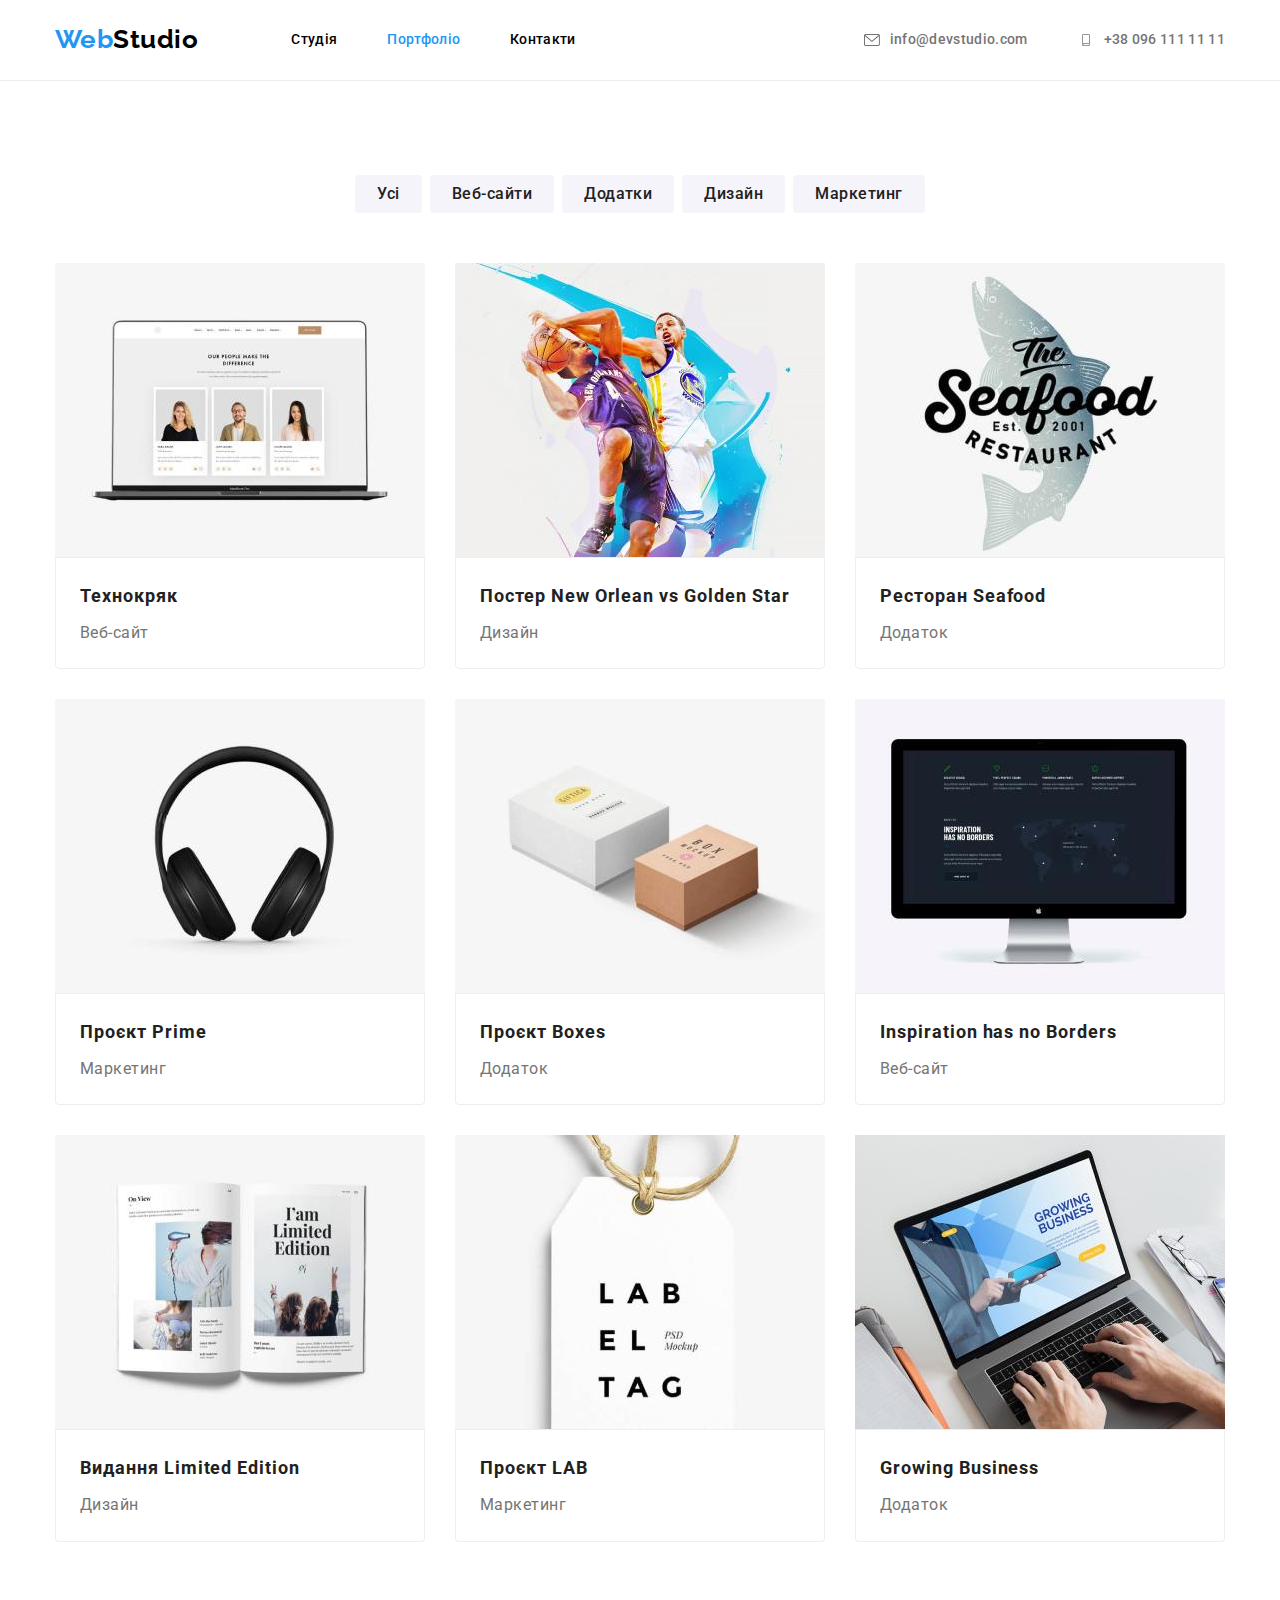
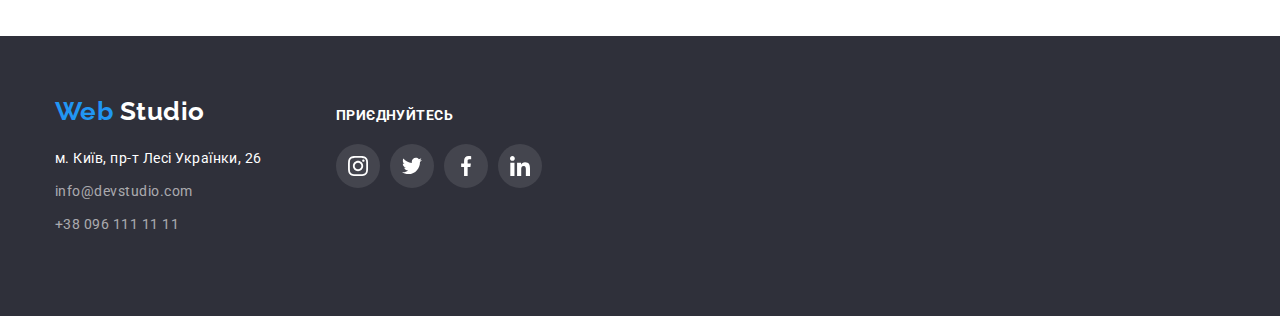
<file: portfolio.html>
<!DOCTYPE html>
<html lang="uk">
<head>
    <meta charset="UTF-8">
    <meta http-equiv="X-UA-Compatible" content="IE=edge">
    <meta name="viewport" content="width=device-width, initial-scale=1.0">
    <title>Document</title>
    <link
        href="https://fonts.googleapis.com/css2?family=Raleway:wght@700&family=Roboto:wght@400;500;700;900&display=swap"
        rel="stylesheet" />
    <link rel="stylesheet" href="https://cdnjs.cloudflare.com/ajax/libs/modern-normalize/1.1.0/modern-normalize.min.css" />
    <link rel="stylesheet" href="./css/styles.css" />
   
</head>
<body>
    <!--Шапка портфолио-->
    <header class="header-port">
        <div class="container main-nav">
    <nav class="main-nav" >
        <a href="./index.html" class="header-logo" ><span class="web">Web</span>Studio</a>
        <ul class="site-nav list">
            <li class="item" ><a href="./index.html" class="link">Студія</a></li>
            <li class="item" ><a href="./portfolio.html" class="link current">Портфоліо</a></li>
            <li class="item" ><a href="" class="link">Контакти</a></li>
        </ul>
        </nav>
        <ul class="auth-nav list">
            <li class="item" ><a href="" class="link mail">
                <svg class="contact-icon" width="16" height="12">
                    <use href="./images/sprite.svg#envelope"></use>
                </svg>
                info@devstudio.com</a></li>
            <li class="item" ><a href="" class="link phone">
                <svg class="contact-icon" width="16" height="12">
                    <use href="./images/sprite.svg#smartphone"></use>
                </svg>
                +38 096 111 11 11</a></li>
        </ul>
        
       </div>
    </header>
    <!--Кнопки-->
      <main>
   <section class="port-bgc">
    <div class="container">
    <h1 hidden>Портфолио</h1>
    <ul class="button" >
        <li class="buttons" ><button type="button" class="port-btn">Усі</button></li>
        <li class="buttons" ><button type="button" class="port-btn">Веб-сайти</button></li>
        <li class="buttons" ><button type="button" class="port-btn">Додатки</button></li>
        <li class="buttons" ><button type="button" class="port-btn">Дизайн</button></li>
        <li class="buttons" ><button type="button" class="port-btn">Маркетинг</button></li>
    </ul>
    
    <ul class="foto">
<li>
    <a class="foto-item"  href="">
    <img src="./images/project1.jpg" alt="techno" class="card" width="370">
    <div class="title-text" >
    <h2 class="port-title">Технокряк</h2>
    <p class="port-text">Веб-сайт</p>
</div>
</a>
</li>
<li>
    <a class="foto-item" href="">
    <img src="./images/project2.jpg" alt="poster" class="card"  width="370">
    <div  class="title-text" >
    <h2 class="port-title">Постер New Orlean vs Golden Star</h2>
    <p class="port-text">Дизайн</p>
   </div>
   </a>
</li>
<li>
    <a class="foto-item" href="">
    <img src="./images/project3.jpg" alt="seafood" class="card"  width="370">
    <div class="title-text" >
    <h2 class="port-title">Ресторан Seafood</h2>
    <p class="port-text">Додаток</p>
    </div>
    </a>
</li>
<li>
    <a class="foto-item" href="">
    <img src="./images/project4.jpg" alt="prime" class="card"  width="370">
    <div class="title-text" >
    <h2 class="port-title">Проєкт Prime</h2>
    <p class="port-text">Маркетинг</p>
    </div>
    </a>
</li>
<li>
    <a class="foto-item" href="">
    <img src="./images/project5.jpg" alt="boxes" class="card"  width="370">
    <div class="title-text" >
    <h2 class="port-title">Проєкт Boxes</h2>
    <p class="port-text">Додаток</p>
    </div>
    </a>
</li>
<li>
    <a class="foto-item" href="">
    <img src="./images/project6.jpg" alt="inspiration" class="card"  width="370">
    <div class="title-text" >
    <h2 class="port-title">Inspiration has no Borders</h2>
    <p class="port-text">Веб-сайт</p>
    </div>
    </a>
</li>
<li>
    <a class="foto-item" href="">
    <img src="./images/project7.jpg" alt="limited"  class="card" width="370">
    <div class="title-text" >
    <h2 class="port-title">Видання Limited Edition</h2>
    <p class="port-text">Дизайн</p>
    </div>
    </a>
</li>
<li>
    <a class="foto-item" href="">
    <img src="./images/project8.jpg" alt="LAB" class="card" width="370">
    <div class="title-text" >
    <h2 class="port-title">Проєкт LAB</h2>
    <p class="port-text">Маркетинг</p>
    </div>
    </a>
</li>
<li>
    <a class="foto-item" href="">
    <img src="./images/project9.jpg" alt="business" class="card"  width="370">
    <div class="title-text" >
    <h2 class="port-title">Growing Business</h2>
    <p class="port-text">Додаток</p>
    </div>
    </a>
</li>
</ul>
</div>
</section>
</main>
        <!--Адрес-->
     <footer class="footer">
        <div class="container">
            <div class="web-studio">
        <a href="./index.html" class="link-foter">Web <span class="studio">Studio</span></a>
       
        
<address>
        <ul class="address-list">
              <li><a href="https://goo.gl/maps/6qtqJBFyEh22gSjXA" class="link-map">  м. Київ, пр-т Лесі Українки, 26 </a></li>
              <li><a href="./index.html" class="link-mail">info@devstudio.com</a></li>
              <li><a href="tel:+380961111111" class="link-tel">+38 096 111 11 11</a></li>
        </ul>
</address>
</div>
    <div class="soc-studio">
        <h3 class="footer-soc-title">ПРИЄДНУЙТЕСЬ</h3>
        <ul class="footer-soc-list">
            <li class="footer-soc-item">
                <a href="" class="footer-soc-link">
                    <svg class="footer-soc-ikon" >
                        <use href="./images/sprite.svg#instagram-f"></use>
                    </svg>
                </a>
            </li>
            <li class="footer-soc-item">
                <a href="" class="footer-soc-link">
                    <svg class="footer-soc-ikon" >
                        <use href="./images/sprite.svg#twitter-f"></use>
                    </svg>
                </a>
            </li>
            <li class="footer-soc-item">
                <a href="" class="footer-soc-link">
                    <svg class="footer-soc-ikon" >
                        <use href="./images/sprite.svg#facebook-f"></use>
                    </svg>
                </a>
            </li>
            <li class="footer-soc-item">
                <a href="" class="footer-soc-link">
                    <svg class="footer-soc-ikon" >
                        <use href="./images/sprite.svg#linkedin-f"></use>
                    </svg>
                </a>
            </li>
        </ul>
    </div>
    </div>
     </footer>
    
</body>
</html>
</file>
<file: css/styles.css>
:root {
    --primary-text-color:#212121;
    --p-text-color:#757575;
    --accent-color:#2196F3;
    --primary-white-color:#FFFFFF;
    --bgc-color:#F5F5F5;
    --silver-bgc:#F5F4FA;
}

/* body */
body {
    background-color:var(--primary-white-color);
    color:#212121 ;
    font-family: Roboto, sans-serif;
}
/* Utility */
ul {
    list-style: none;
}

.text {
    text-align: left;
    margin-top: 0px;
    margin-bottom: 0px;
    font-weight: 400;
    font-size: 14px;
    line-height: 1.19;
    letter-spacing: 0.03rem;
    color: #757575;
}

.title {
    text-align: left;
    margin: 0px;
    padding: 0px;
    font-weight: 700;
    font-size: 36px;
    line-height: 1.17;
    letter-spacing: 0.03rem;
}
h1,
h2,
h3,
h4,
h5,
h6,
p,
ul {
    margin: 0;
    padding: 0;
}

img {
    display: block;
    max-width: 100%;
    height: auto;
}



/* containers */
.container {
margin-left: auto;
margin-right: auto;
padding-left: 15px;
padding-right: 15px;
width: 1200px;

}
 /* outline: 2px solid tomato; */
/* header */
.main-nav {
    display: flex;
    align-items: center;
}
 .header-logo {
    color: #000000;
    font-family: Raleway,sans-serif;
    font-weight: 700;
    font-size: 26px;
    line-height: 1.2;
    letter-spacing: 0.03rem;
    text-decoration: none;
}

/* site nav */


.site-nav {
    display: flex;
    margin-left: 93px;
}

.site-nav .item + .item {
    margin-left: 50px;
}

.site-nav .link {
    display: block;
    color: #000000;
    font-family: Roboto, sans-serif;
    font-weight: 500;
    font-size: 14px;
    line-height: 1.1;
    letter-spacing: 0.02rem;
    text-decoration: none;
    padding: 32px 0;
}

.site-nav .link:hover,
.site-nav .link:focus {
    color: #2196F3;
}

.site-nav .link.current {
    color: var(--accent-color);
}

/* auth nav */
.auth-nav {
    display: flex;
    margin-left: auto;
}
.auth-nav .item + .item {
    margin-left: 50px;
}

.auth-nav .link {
    display: flex;
    align-items: center;
    color: var(--p-text-color);
    font-family: Roboto, sans-serif;
    font-weight: 500;
    font-size: 14px;
    line-height: 1.14;
    letter-spacing: 0.02rem;
    text-decoration: none;
    padding: 32px 0;
}




.auth-nav .link:hover,
.auth-nav .link:focus {
    color: #2196F3;
}

.contact-icon {
    fill: currentColor;
    margin-right: 10px;
    
}
.contact-icon:hover{
    fill: var(--accent-color);

}

.header-studio,
.header-port{
    background-color: var(--primary-white-color);
    border-bottom: 1px solid #ECECEC;
}

.web {
    color: var(--accent-color);
}
.studio {
    color: var(--primary-white-color);
}

.header-logo:focus {
    color:#2196F3 ;
}

/* цвет фона  #F5F5F5 */
/* акцент #2196F3 */
/* белый #FFFFFF */
/* основ цвет текста #212121 */
/* цвет лого #000000 и #2196F3 */
/* hooter bgc #2F303A */
/* hooter text #FFFFFF */
/* command bgc #F5F4FA  */
/* footer bgc #2F303A */
/* цвет абзацов #757575 */



/* hero */
.hero{
    padding-top: 200px;
    padding-bottom: 200px;
    text-align: center;
    background-color: #2F303A;
}
.hero {
  max-width: 1600px;
  background-image:linear-gradient(to right,
rgba(47, 48, 58, 0.4),
rgba(47, 48, 58, 0.4) ),
  url(../images/img.jpg);
  background-size: cover;
 background-repeat: no-repeat;
 background-position: center;
}
/* rgba(47, 48, 58, 0.4); */
.hero-title {
    width: 696px;
    margin: auto;
    margin-bottom: 30px;
    color:var(--primary-white-color);
    font-family: 'Roboto';
    font-weight: 900;
    font-size: 44px;
    line-height: 1.36;
    
    
}

/* button */
.button {
    
    gap: 8px;
    margin-bottom: 50px;
    display: flex;
    justify-content: center;

}



.btn{
    display: inline-block;
    min-width: 216px;
    padding: 10px 32px;
    background-color: var(--accent-color);
    color: var(--primary-white-color);
    font-family: Roboto;
     font-weight: 700;
     font-size: 16px;
    line-height: 1.9;
    align-items: center;
    text-align: center;
    letter-spacing: 0.06em;
    cursor: pointer;
    box-shadow: 0px 4px 4px rgba(0, 0, 0, 0.15);
     border-radius: 4px;
}

.btn:hover,
.btn:focus {
    background-color: var(--primary-white-color);
    color: var(--primary-text-color);
}
.port-btn{
    display: inline-block;
    margin: 0;
    padding: 6px 22px;
    color: var(--primary-text-color);
    background-color:var(--silver-bgc);
    font-family: Roboto;
    font-weight: 500;
     font-size: 16px;
     line-height: 1.6;
    text-align: center;
    letter-spacing: 0.03em;
    border-radius: 4px;
    cursor: pointer;
    border: #EEEEEE;
}
.port-btn:hover,
.port-btn:focus {
    color: var(--primary-white-color);
    background-color: var(--accent-color);
    filter: drop-shadow(0px 4px 4px rgba(0, 0, 0, 0.25));
    }



/* bgc color section */
.port-bgc.section-dev {
    background-color:var(--bgc-color);
}
.port-bgc {
    padding: 94px 0;
       
}
.header-port .header-studio{
    background-color: var(--primary-white-color);
}
/* container dev */
.container .title {
    display: flex;

}
.title .features {
 width: 270px;
 margin-right: 30px;
}
.features:last-child {
    margin-right: 0px;
}
.features::before {
    content: "";
    display: block;
    width: 270px;
    height: 120px;
    background-color: #F5F4FA;
    background-repeat: no-repeat;
    background-position: center;
    border-radius: 4px;
    margin-bottom: 30px;
}
.icon-antenna::before{
    background-image: url(../images/antenna.svg);
}
.icon-clock::before {
    background-image: url(../images/clock.svg);
}
.icon-diagram::before {
    background-image: url(../images/diagram.svg);
}
.icon-astronaut::before {
    background-image: url(../images/astronaut.svg);
}
 .device {
    display: flex;
    margin:auto;
    padding: 0px;
    gap: 30px;

}
.title-device{
    
    margin-bottom: 50px;
    text-align: center;
    font-weight: 700;
        font-size: 36px;
        line-height: 1.17;
        letter-spacing: 0.03rem;
}
.title-human {
    margin-bottom: 50px ;
    text-align: center;
    font-weight: 700;
        font-size: 36px;
        line-height: 1.17;
        letter-spacing: 0.03rem;
}
.section-hum .human {
    display: flex;
    text-align: center;
    margin: 0;
    gap: 30px;
   
}
.section-hum{
    padding-top: 94px;
    padding-bottom: 94px;
}
.human .text {
    text-align: center;
    margin-bottom: 16px;
}
.section-name {
    font-size: 16px;
    font-weight: 700;
    line-height: 1.19;
    letter-spacing: 0.03em;
    text-align: center;
    color: var(--title-text-color);
    margin-bottom: 12px;
   
}
/* text h2 h3 p */
.section-hum {
    background-color:#F5F4FA;
}
.soc-list-icon {
    width: 20px;
    height: 20px;
    fill: #AFB1B8;
    
}
.soc-list-list {
    display: flex;
    justify-content: center;
    gap: 10px;
}
.soc-list-link {
    display: flex;
    align-items: center;
    justify-content: center;
    width: 44px;
    height: 44px;
    border-radius: 50%;
    background-color: #FFFFFF;
}
.soc-list-link:hover,
.soc-list-link:focus {
    background-color: var(--accent-color);
}
.soc-list-link:hover .soc-list-icon,
.soc-list-link:focus .soc-list-icon {
  fill: var(--primary-white-color);
}
.content-wrapper {
    padding-bottom: 30px;
    box-shadow: 0px 1px 3px rgba(0, 0, 0, 0.12), 0px 1px 1px rgba(0, 0, 0, 0.14), 0px 2px 1px rgba(0, 0, 0, 0.2);
    border-radius: 0px 0px 4px 4px;
     padding-top: 30px;
}

.human-li {
    background-color: #FFFFFF;
    border-radius: 4px;
   
}

.section-dev .section {
    margin-bottom: 10px;
    font-weight: 700;
    font-size: 14px;
    line-height: 1.14;
    letter-spacing: 0.03rem;
    
}
.section-dev {
    padding: 94px 0;
}
.section-dev .container{
    padding-bottom: 0px;
}

.section-work .title {
    margin-bottom: 50px;

}
.section-work {
    padding-bottom: 94px;
}
.port-title{
        margin-bottom: 4px;
        font-weight: 700;
        font-size: 18px;
        line-height:2;
        letter-spacing: 0.06rem;
        color: #212121;
}
.port-text{
        font-weight: 400;
        font-size: 16px;
        line-height: 1.9;
        letter-spacing: 0.03rem;
        color: var(--p-text-color);
}
/* footer styles */
.link-tel, .link-mail{
        font-family: 'Roboto';
        font-style:normal;
        font-weight: 400;
        font-size: 14px;
        line-height: 1.71;
        letter-spacing: 0.03rem;
        color: rgba(255, 255, 255, 0.6);
        text-decoration: none;
}
/* container foto */
.container .foto {
    display: flex;
    flex-wrap: wrap;
    gap: 30px;
}
.foto {
    padding: 0px;
    margin: 0px;
}

.foto .card {
    margin: 0;
    padding-left: 0px;
}
.foto-item {
    display: block;
    text-decoration: none;
    
}

.foto-item:hover {
    box-shadow: 0px 1px 1px rgba(0, 0, 0, 0.12), 0px 4px 4px rgba(0, 0, 0, 0.06), 1px 4px 6px rgba(0, 0, 0, 0.16);
}
.title-text {
    padding-bottom: 20px;
    padding-top: 20px;
    padding-right: 24px;
    padding-left: 24px;
    border: 1px solid #EEEEEE;
}
.clients {
    padding-top: 94px;
    padding-bottom: 94px;
}
.title-clients {
    margin-bottom: 50px;
    text-align: center;
    font-weight: 700;
    font-size: 36px;
    line-height: 1.17;
    letter-spacing: 0.03rem;
}
footer{
    background-color: #2F303A;
    
}
.footer {
padding: 60px 0px;
}
.footer-soc-title {
    font-family: 'Roboto';
    font-style: normal;
    font-weight: 700;
    font-size: 14px;
    line-height: 1.14;
    letter-spacing: 0.03em;
    text-transform: uppercase;
    color: #FFFFFF;
    text-align: left;
    margin-bottom: 20px;

}
.footer-soc-list {
    display: flex;
    justify-content: center;
    gap: 10px;
}





.footer-soc-ikon {
    
    display: flex;
    justify-content: center;
    text-align: center;
    width: 20px;
    height: 20px;
    
}
.footer-soc-link {
    display: flex;
    justify-content: center;
    align-items: center;
    height: 44px;
    width: 44px;
    border-radius: 50%;
    color: var(--white-color);
        background-color: rgba(255, 255, 255, 0.1);
    
}
.footer-soc-link:hover,
.footer-soc-link:focus {
    background-color: var(--accent-color);
}
.link-map {
        font-style:normal;
        font-weight: 400;
        font-size: 14px;
        line-height: 1.71;
        letter-spacing: 0.03rem;
        color: #FFFFFF;
        text-decoration: none;
}
.link-tel:hover,
.link-mail:hover,
.link-map:hover{
    color: var(--accent-color);
}
.link-foter {
    font-family: Raleway;
    font-weight: 700;
    font-size: 26px;
    line-height: 1.19;
    letter-spacing: 0.03rem;
    color: #2196F3;
    text-decoration: none;
    padding-left: 0px;
    margin-bottom: 20px;
}
.web-studio {
    display: inline-grid;
        align-items: baseline;
    padding: 0;
    margin-bottom: 20px;
    margin-right: 70px;
}
.soc-studio {
    display: inline-grid;
        align-items: baseline;
        padding: 0;
        width: 206px;
        height: 80px;
   
}
.address-list {
    padding: 0;
    margin: 0;

}
.address-list li:not(:last-child){

    margin-bottom: 9px;
}
.address {
    padding: 0;
}
.clients-list {
    display: flex;
    justify-content: center;
}
.clients-icon {
    width: 106px;
    height: 60px;
    fill: currentColor;
    background-color: #FFFFFF;
}
.clients-icon:hover,
.clients-icon:focus {
    fill: var(--accent-color);
}
.clients-li:not(:last-child) {
    margin-right: 30px;
}

.clients-li{
    width: 170px;
    height: 92px;
}
.clients-link {
    display: flex;
     height: 100%;
    align-items: center;
    justify-content: center;
    color: #AFB1B8;
    border: 1px solid #AFB1B8;
    border-radius: 4px;
   
}
.clients-link:hover,
.clients-link:focus {
    color: var(--accent-color);
    border-color: var(--accent-color);
}

 .clients .container {
    padding: 0;
 }
 .title-text {
    border-radius: 0px 0px 4px 4px;
 }
 .title-text:hover,
 .title-text:focus {
   box-shadow: 0px 1px 3px rgba(0, 0, 0, 0.12), 0px 1px 1px rgba(0, 0, 0, 0.14), 0px 2px 1px rgba(0, 0, 0, 0.2);
  
 }
</file>
